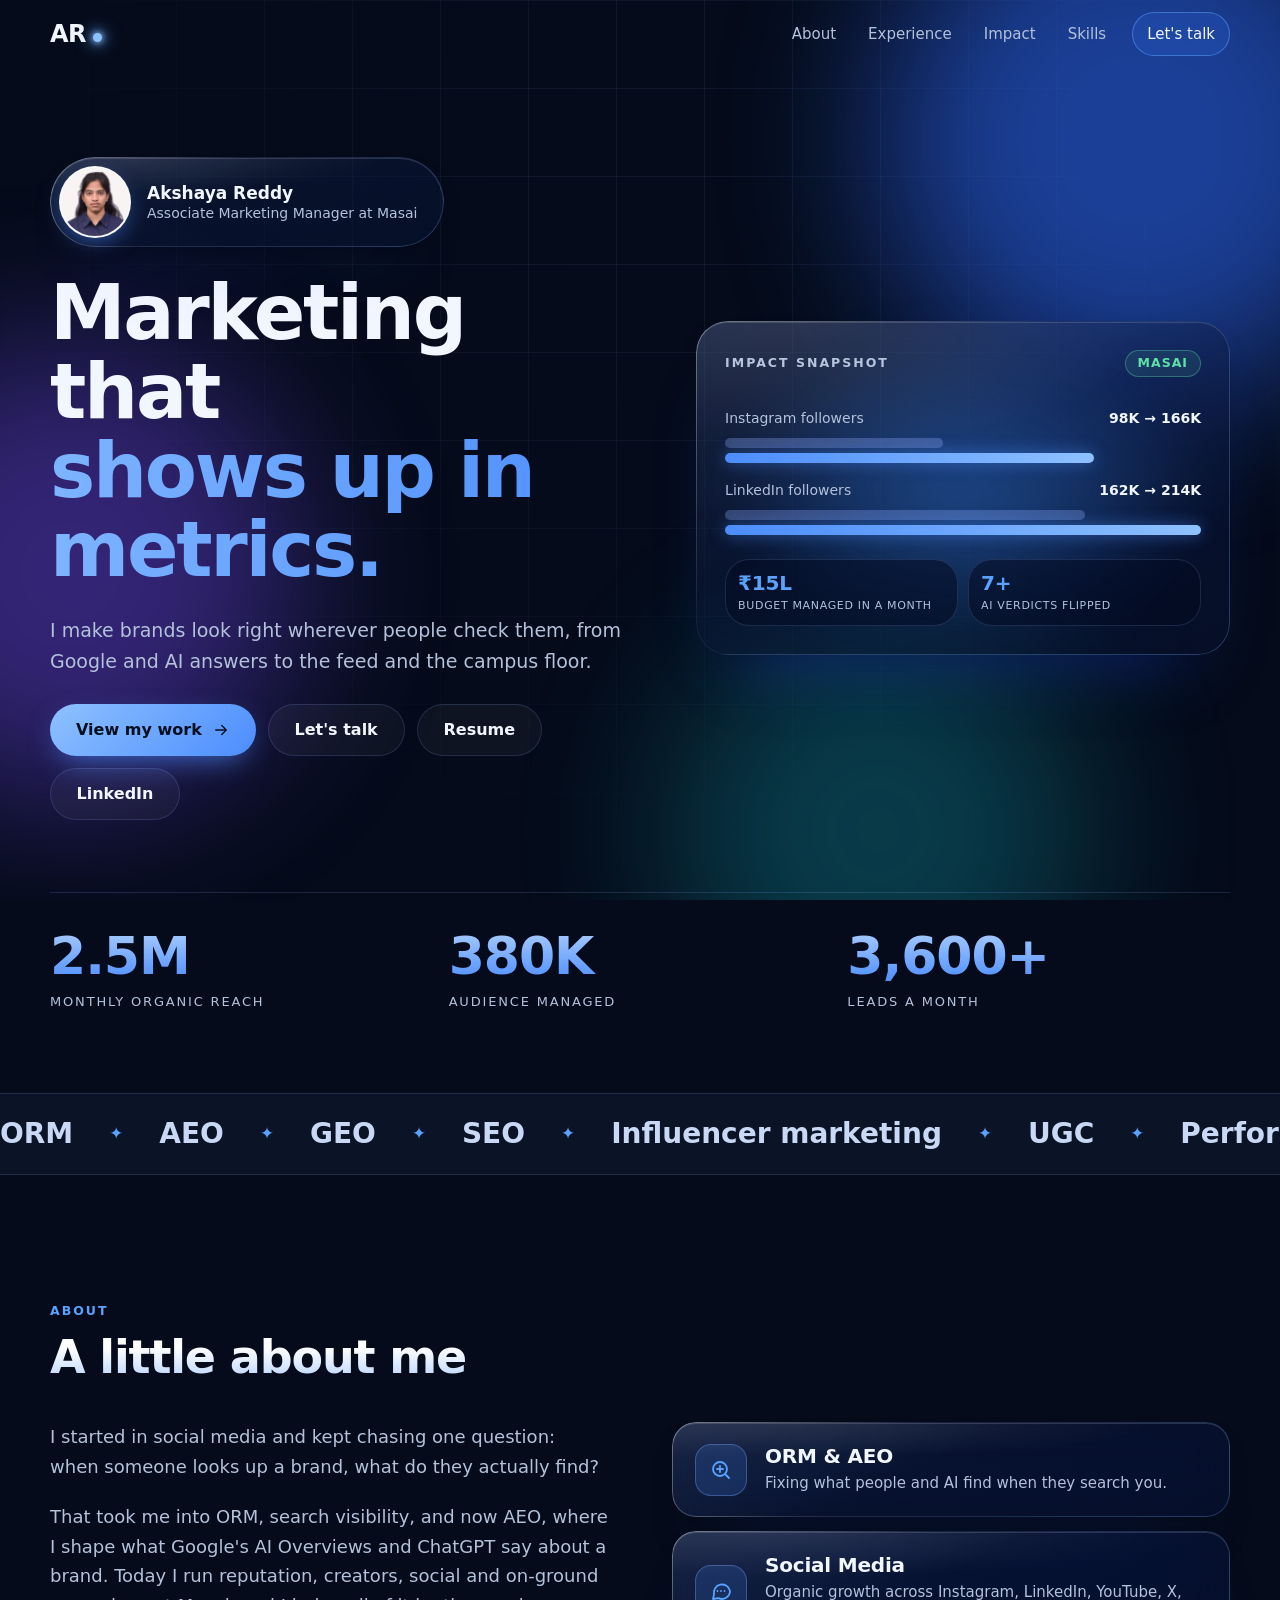
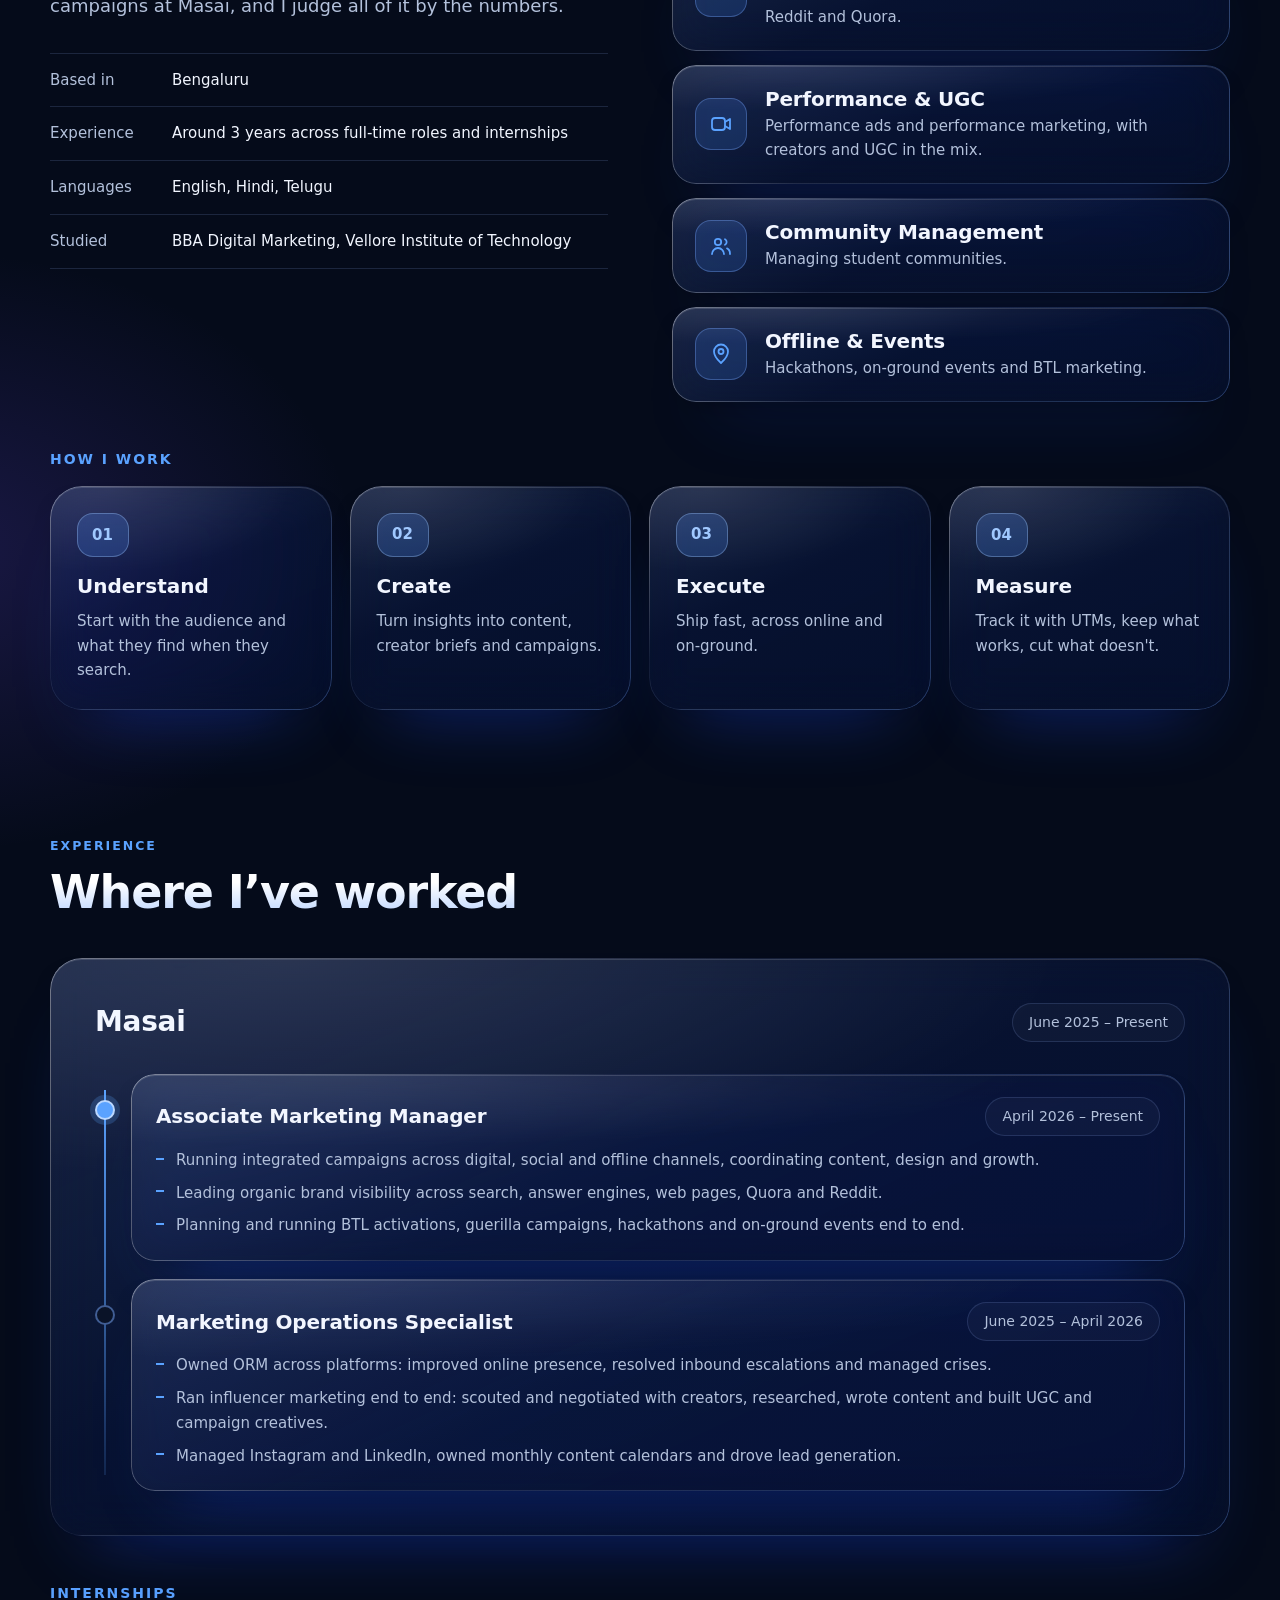
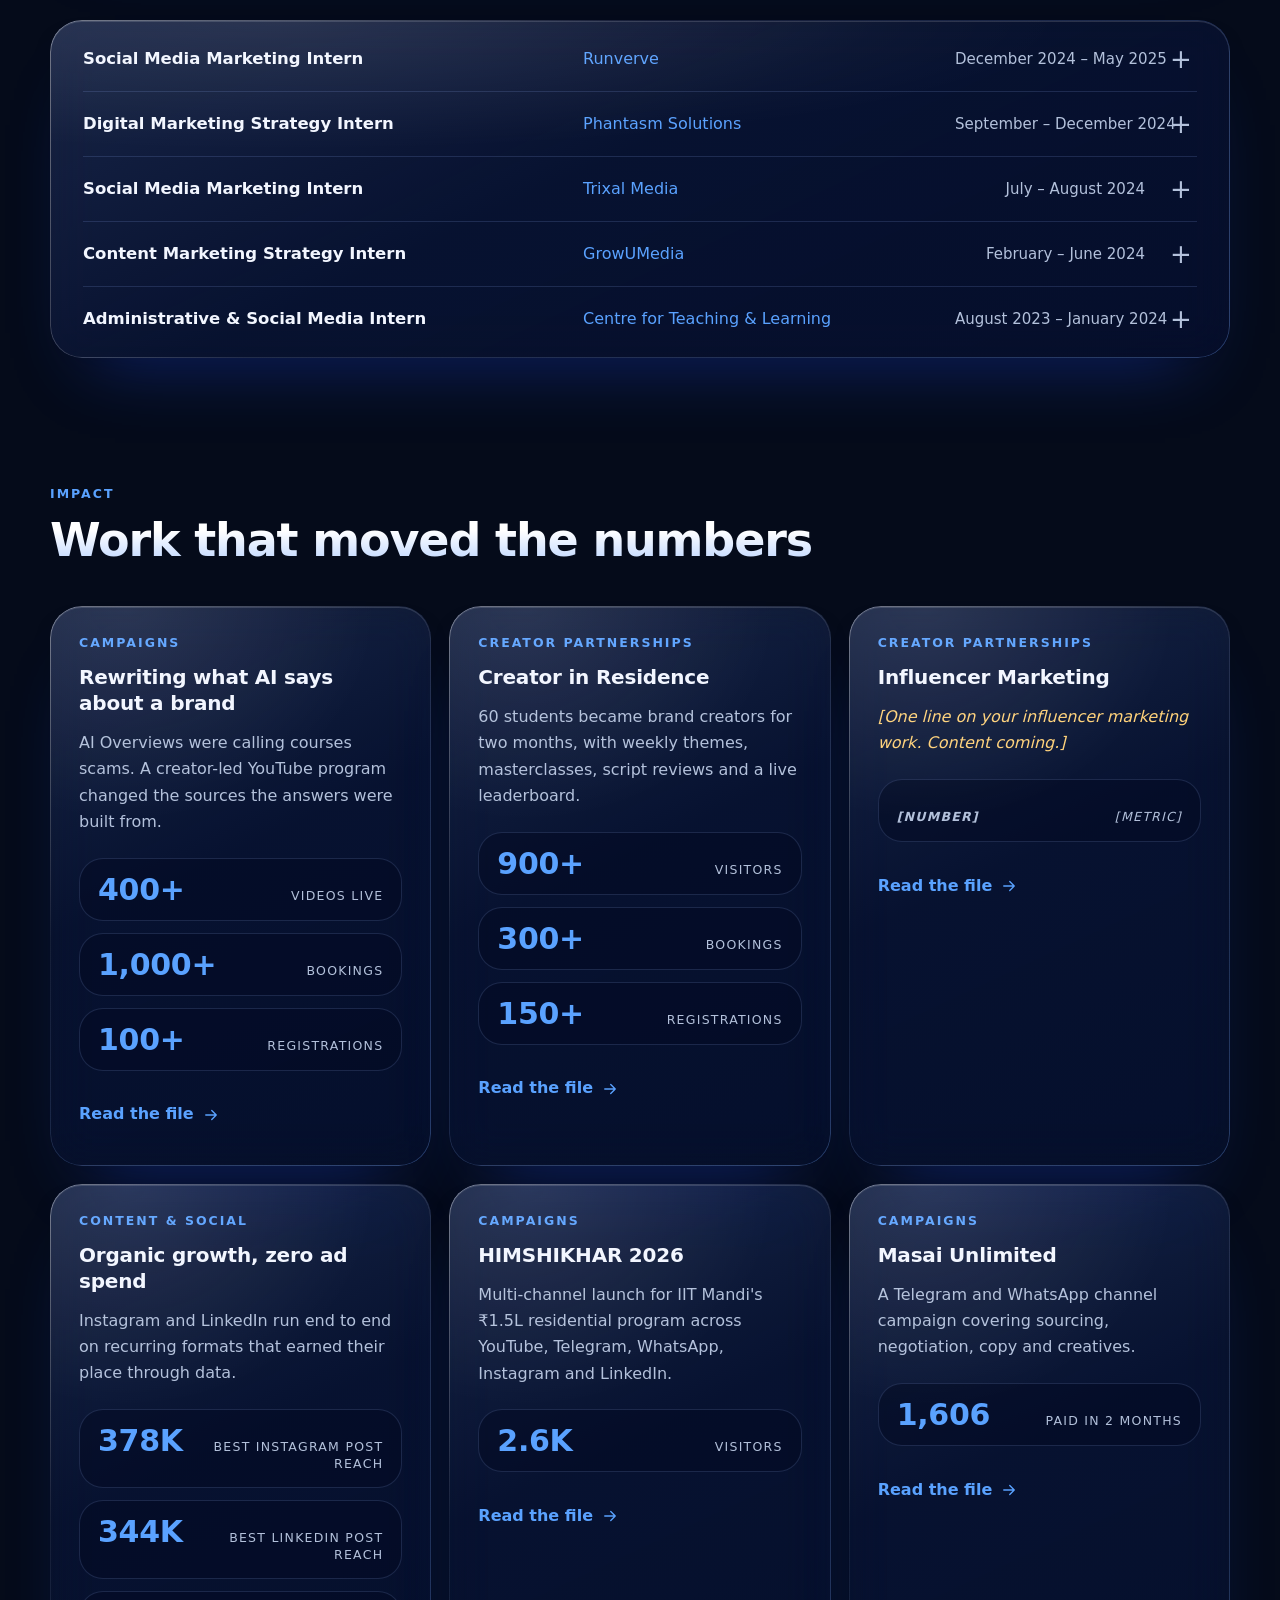
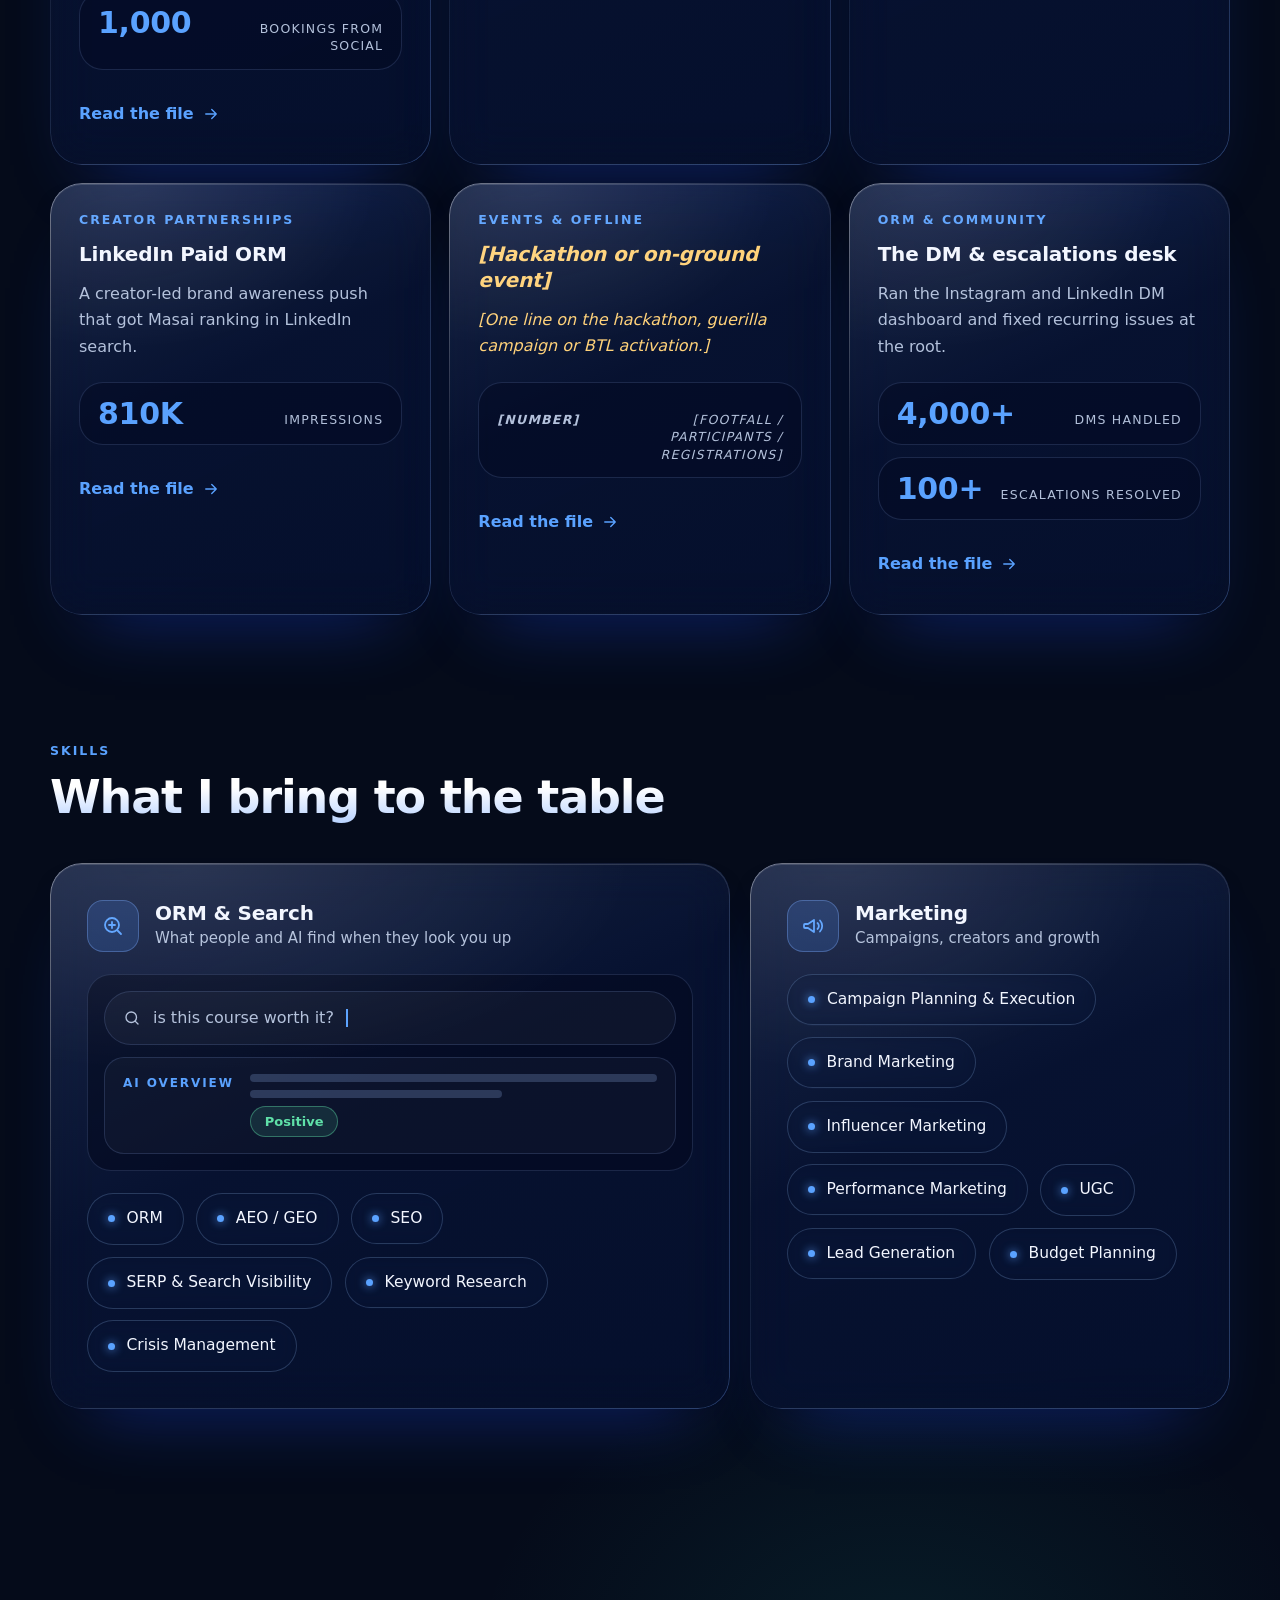
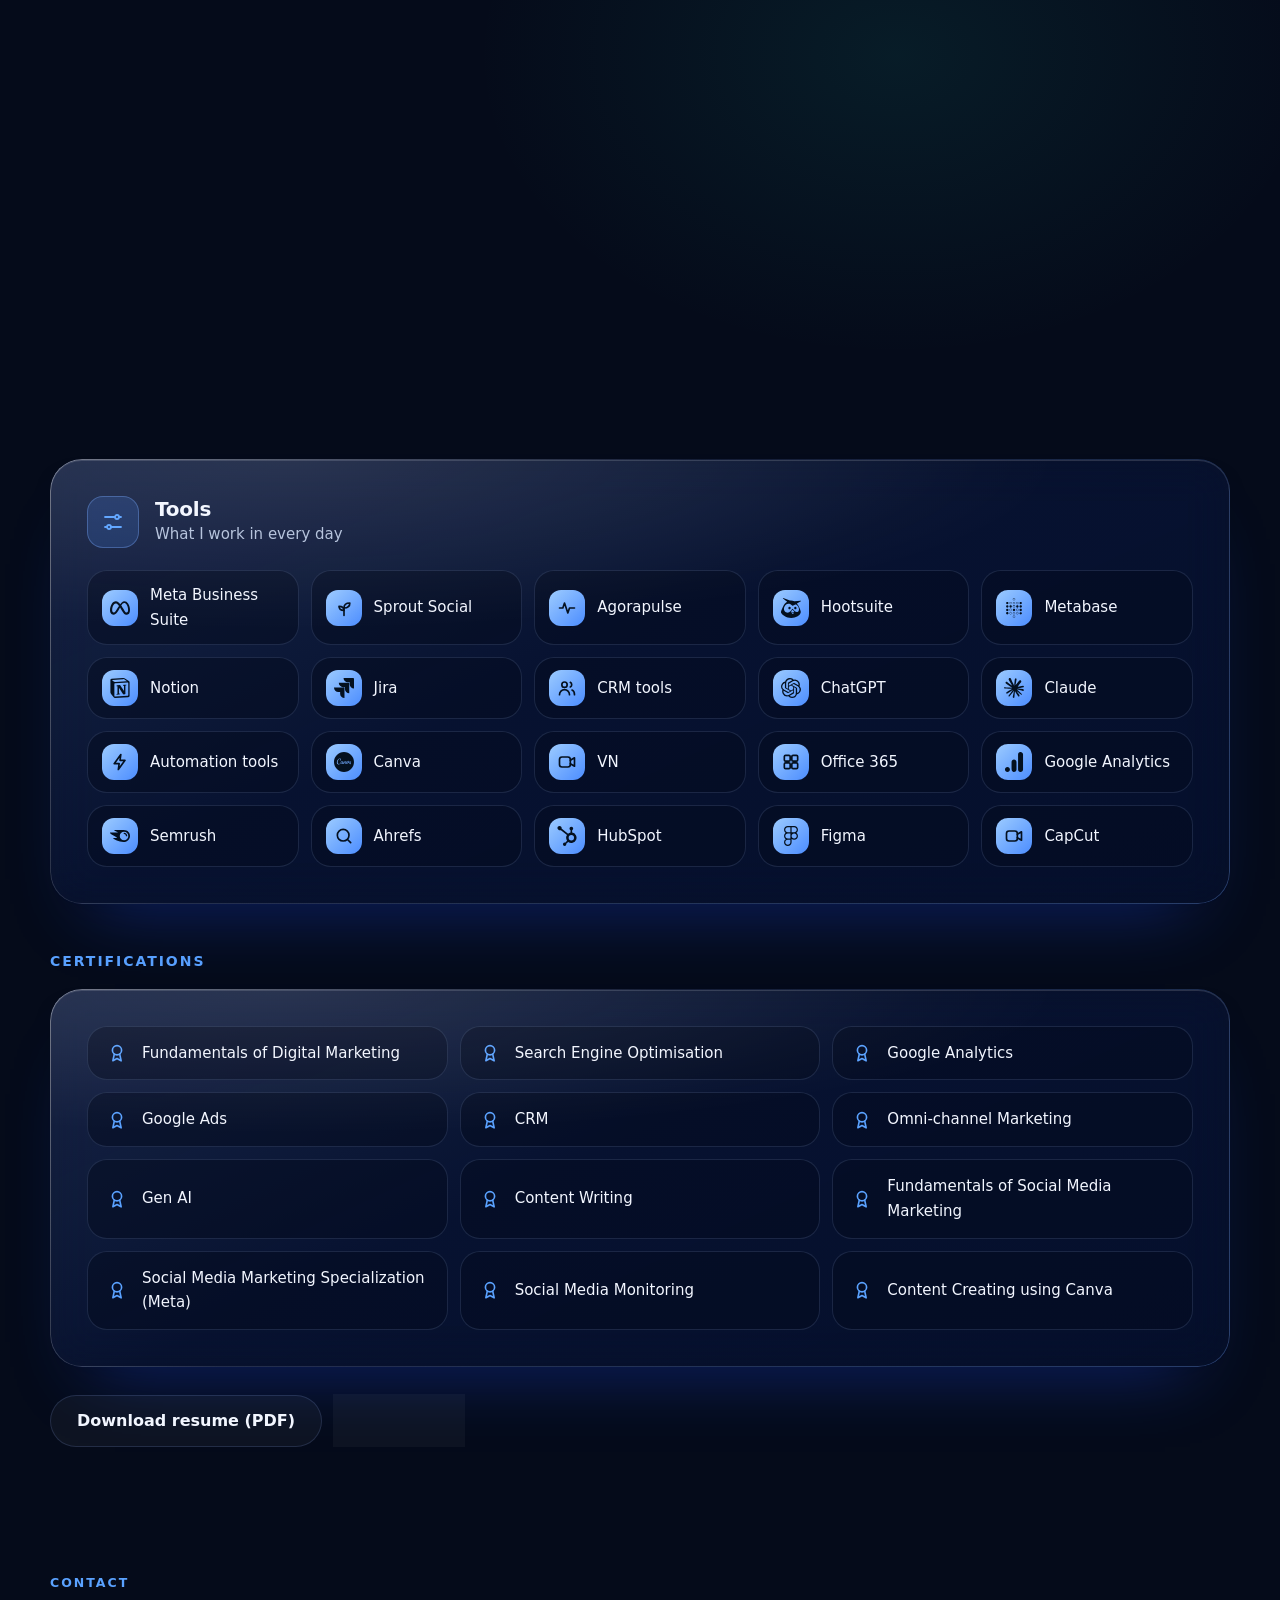
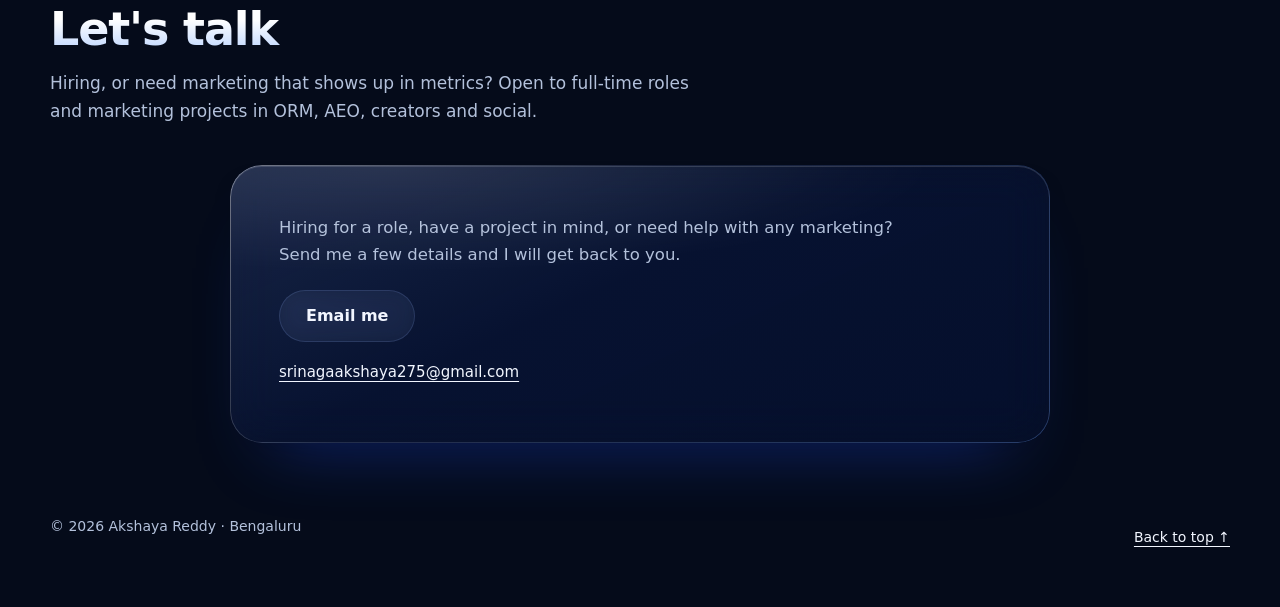
<file: index.html>
<!doctype html>
<html lang="en">
<head>
  <meta charset="utf-8">
  <meta name="viewport" content="width=device-width, initial-scale=1">
  <title>Akshaya Reddy · Marketing Portfolio</title>
  <meta name="description" content="Akshaya Reddy, Associate Marketing Manager at Masai. ORM, AEO, creator partnerships, social and on-ground marketing, with the numbers to show for it.">
  <meta name="theme-color" content="#050B1A">
  <meta http-equiv="Content-Security-Policy" content="default-src 'self'; script-src 'self' https://www.googletagmanager.com; style-src 'self' 'unsafe-inline' https://fonts.googleapis.com; font-src https://fonts.gstatic.com; img-src 'self' data: https://*.google-analytics.com https://*.googletagmanager.com; connect-src 'self' https://*.google-analytics.com https://*.analytics.google.com https://*.googletagmanager.com; object-src 'none'; base-uri 'self'; form-action 'self' mailto:">
  <meta name="referrer" content="strict-origin-when-cross-origin">
  <link rel="icon" href="favicon.svg" type="image/svg+xml">
  <link rel="icon" href="favicon-32.png" type="image/png" sizes="32x32">
  <link rel="alternate icon" href="favicon.ico">
  <link rel="apple-touch-icon" href="apple-touch-icon.png">
  <link rel="canonical" href="https://srinagaakshaya275-bit.github.io/Akshaya/">
  <meta property="og:type" content="profile">
  <meta property="og:title" content="Akshaya Reddy · Marketing Portfolio">
  <meta property="og:description" content="Marketing that shows up in metrics: ORM, AEO, creators, social and on-ground.">
  <meta property="og:url" content="https://srinagaakshaya275-bit.github.io/Akshaya/">
  <meta property="og:image" content="https://srinagaakshaya275-bit.github.io/Akshaya/assets/og-image.png">
  <meta property="og:image:width" content="1200">
  <meta property="og:image:height" content="630">
  <meta property="og:image:alt" content="Akshaya Reddy, Associate Marketing Manager at Masai. Marketing that shows up in metrics.">
  <meta name="twitter:card" content="summary_large_image">
  <meta name="twitter:image" content="https://srinagaakshaya275-bit.github.io/Akshaya/assets/og-image.png">
  <script type="application/ld+json">
  {
    "@context": "https://schema.org",
    "@type": "Person",
    "name": "Akshaya Reddy",
    "jobTitle": "Associate Marketing Manager",
    "worksFor": { "@type": "Organization", "name": "Masai" },
    "address": { "@type": "PostalAddress", "addressLocality": "Bengaluru", "addressCountry": "IN" },
    "alumniOf": { "@type": "CollegeOrUniversity", "name": "Vellore Institute of Technology" },
    "sameAs": ["https://www.linkedin.com/in/akshayareddyp/"]
  }
  </script>
  <link rel="preconnect" href="https://fonts.googleapis.com">
  <link rel="preconnect" href="https://fonts.gstatic.com" crossorigin>
  <link href="https://fonts.googleapis.com/css2?family=Inter:wght@400;500;600&family=Space+Grotesk:wght@500;600;700&display=swap" rel="stylesheet">
  <link rel="stylesheet" href="styles.css">
</head>
<body>
  <a class="skip" href="#main">Skip to content</a>
  <div class="orbs" aria-hidden="true"><i></i><i></i><i></i></div>
  <div class="progress" id="progress" aria-hidden="true"></div>

  <header class="bar" id="bar">
    <div class="bar__in">
      <a class="brand" href="#top" aria-label="Akshaya Reddy, back to top">AR<i class="brand__dot" aria-hidden="true"></i></a>
      <button class="menu" id="menu" type="button" aria-expanded="false" aria-controls="nav"><span class="sr">Menu</span><b></b><b></b></button>
      <nav class="nav" id="nav" aria-label="Sections">
        <a href="#about">About</a>
        <a href="#experience">Experience</a>
        <a href="#impact">Impact</a>
        <a href="#skills">Skills</a>
        <a class="nav__cta" href="#contact">Let's talk</a>
      </nav>
    </div>
  </header>

  <main id="main">
    <section class="hero" id="top" aria-labelledby="hero-h">
      <div class="wrap hero__grid">
        <div class="hero__copy">
          <p class="who glass" id="hero-who"></p>
          <h1 id="hero-h"></h1>
          <p class="hero__intro" id="hero-intro"></p>
          <div class="cta">
            <a class="btn btn--primary" href="#impact">View my work <svg viewBox="0 0 24 24" aria-hidden="true"><path d="M5 12h14M13 6l6 6-6 6"/></svg></a>
            <a class="btn btn--ghost" href="#contact">Let's talk</a>
            <a class="btn btn--ghost" id="hero-resume" href="#" download>Resume</a>
            <a class="btn btn--ghost" id="hero-linkedin" href="#" target="_blank" rel="noopener">LinkedIn</a>
          </div>
        </div>
        <div class="hero__visual" id="hero-visual"></div>
      </div>
      <div class="wrap"><ul class="stats" id="stats" aria-label="Key numbers"></ul></div>
    </section>

    <div class="marquee" aria-hidden="true"><div class="marquee__track" id="marquee"></div></div>

    <section class="sec wrap" id="about" aria-labelledby="about-h"></section>
    <section class="sec wrap" id="experience" aria-labelledby="exp-h"></section>
    <section class="sec wrap" id="impact" aria-labelledby="impact-h"></section>
    <section class="sec wrap" id="skills" aria-labelledby="skills-h"></section>

    <section class="sec wrap" id="contact" aria-labelledby="contact-h">
      <header class="sec__head">
        <p class="eyebrow">Contact</p>
        <h2 id="contact-h">Let's talk</h2>
        <p class="lede">Hiring, or need marketing that shows up in metrics? Open to full-time roles and marketing projects in ORM, AEO, creators and social.</p>
      </header>
      <div class="contact glass">
        <p class="enq__intro">Hiring for a role, have a project in mind, or need help with any marketing? Send me a few details and I will get back to you.</p>
        <div class="contact__actions">
          <a class="btn btn--primary" id="link-form" href="#" target="_blank" rel="noopener" hidden>Fill the form</a>
          <a class="btn btn--ghost" id="link-email" href="#">Email me</a>
        </div>
        <p class="enq__alt"><a id="mail-addr" href="#"></a></p>
      </div>
    </section>
  </main>

  <footer class="foot wrap">
    <p>© 2026 Akshaya Reddy · Bengaluru</p>
    <p><a href="#top">Back to top ↑</a></p>
  </footer>

  <dialog class="rec" id="rec" aria-labelledby="rec-title">
    <div class="rec__inner" id="rec-inner"></div>
  </dialog>

  <noscript>
    <div class="wrap noscript">
      <h2>Akshaya Reddy · Associate Marketing Manager, Masai</h2>
      <p>This portfolio needs JavaScript. In short: ORM, AEO, creator partnerships, social and on-ground marketing; BBA Digital Marketing, VIT. Email <a href="mailto:srinagaakshaya275@gmail.com">srinagaakshaya275@gmail.com</a> or find me on <a href="https://www.linkedin.com/in/akshayareddyp/">LinkedIn</a>.</p>
    </div>
  </noscript>

  <script src="data.js"></script>
  <script src="icons.js"></script>
  <script src="script.js"></script>
</body>
</html>
</file>
<file: styles.css>
/* Akshaya Reddy · marketing portfolio. Dark navy, glass cards, one blue accent. */
:root {
  --bg: #050B1A;
  --bg2: #0A1328;
  --ink: #F2F6FF;
  --muted: #B3C1DB;
  --line: rgba(148, 177, 255, .16);
  --glass: rgba(18, 32, 66, .55);
  --blue: #5AA2FF;
  --blue2: #3B7BFF;
  --good: #5FE0A8;
  --bad: #FF8A9B;
  --head: "Space Grotesk", system-ui, sans-serif;
  --body: "Inter", system-ui, sans-serif;
  --r: 32px;
  --max: 1180px;
}
*, *::before, *::after { box-sizing: border-box; }
html { scroll-behavior: smooth; scroll-padding-top: 88px; -webkit-text-size-adjust: 100%; }
body { margin: 0; background: var(--bg); color: var(--ink); font: 400 16px/1.65 var(--body); overflow-x: hidden;
  background-image: radial-gradient(900px 600px at 85% -5%, rgba(59, 123, 255, .35), transparent 60%), radial-gradient(700px 500px at -5% 25%, rgba(98, 70, 220, .22), transparent 60%), radial-gradient(700px 500px at 70% 75%, rgba(30, 180, 160, .10), transparent 60%);
  background-repeat: no-repeat; background-attachment: scroll; }
body::before { content: ""; position: fixed; inset: 0; z-index: -1; pointer-events: none; opacity: .5;
  background-image: linear-gradient(var(--line) 1px, transparent 1px), linear-gradient(90deg, var(--line) 1px, transparent 1px); background-size: 88px 88px;
  mask-image: radial-gradient(ellipse at 50% 20%, #000 10%, transparent 75%); -webkit-mask-image: radial-gradient(ellipse at 50% 20%, #000 10%, transparent 75%); }
h1, h2, h3, h4, p, ul, ol, dl, dd, figure { margin: 0; }
ul, ol { padding: 0; list-style: none; }
a { color: inherit; text-decoration: none; }
button { font: inherit; color: inherit; cursor: pointer; background: none; border: 0; padding: 0; }
svg { fill: none; stroke: currentColor; stroke-width: 1.8; stroke-linecap: round; stroke-linejoin: round; }
:focus-visible { outline: 2px solid var(--blue); outline-offset: 3px; border-radius: 8px; }
.wrap { width: min(100% - 32px, var(--max)); margin-inline: auto; }
.sr { position: absolute; width: 1px; height: 1px; overflow: hidden; clip: rect(0 0 0 0); }
.skip { position: absolute; left: 12px; top: -60px; z-index: 100; padding: 10px 16px; background: var(--ink); color: var(--bg); border-radius: 10px; }
.skip:focus { top: 12px; }
.ph { font-style: italic; color: #FFD27A; }
.progress { position: fixed; inset: 0 0 auto 0; height: 3px; z-index: 60; transform-origin: 0 50%; transform: scaleX(0); background: linear-gradient(90deg, var(--blue), #8B7BFF); }

/* header */
.bar { position: sticky; top: 0; z-index: 50; transition: background .25s, border-color .25s; border-bottom: 1px solid transparent; }
.bar.is-scrolled { background: rgba(5, 11, 26, .78); backdrop-filter: blur(16px); -webkit-backdrop-filter: blur(16px); border-color: var(--line); }
.bar__in { width: min(100% - 32px, var(--max)); margin-inline: auto; display: flex; align-items: center; justify-content: space-between; min-height: 68px; }
.brand { font: 700 24px/1 var(--head); letter-spacing: -.02em; display: inline-flex; align-items: center; min-height: 44px; }
.brand i { color: var(--blue); font-style: normal; }
.nav { display: none; align-items: center; gap: 4px; }
.nav a { display: inline-flex; align-items: center; min-height: 44px; padding: 0 14px; border-radius: 99px; color: var(--muted); font-size: 15px; font-weight: 500; transition: color .2s, background .2s; }
.nav a:hover { color: var(--ink); }
.nav a.is-active { color: var(--ink); background: rgba(120, 160, 255, .14); }
.nav .nav__cta { margin-left: 8px; border: 1px solid rgba(90, 162, 255, .5); color: var(--ink); background: rgba(59, 123, 255, .16); }
.nav .nav__cta:hover { background: rgba(59, 123, 255, .32); }
.menu { width: 44px; height: 44px; display: grid; place-content: center; gap: 6px; border: 1px solid var(--line); border-radius: 14px; }
.menu b { display: block; width: 20px; height: 2px; background: var(--ink); border-radius: 2px; transition: transform .2s; }
.menu[aria-expanded="true"] b:first-of-type { transform: translateY(4px) rotate(45deg); }
.menu[aria-expanded="true"] b:last-of-type { transform: translateY(-4px) rotate(-45deg); }
.nav.is-open { display: flex; flex-direction: column; align-items: stretch; position: absolute; left: 16px; right: 16px; top: 72px; padding: 10px; background: rgba(8, 16, 36, .96); border: 1px solid var(--line); border-radius: 20px; backdrop-filter: blur(16px); }
.nav.is-open .nav__cta { margin: 6px 0 0; justify-content: center; }
@media (min-width: 980px) { .menu { display: none; } .nav { display: flex; } }

/* type */
.eyebrow { font: 600 12.5px/1.2 var(--body); letter-spacing: .16em; text-transform: uppercase; color: var(--blue); }
h1 { font: 700 clamp(40px, 7vw, 76px)/1.04 var(--head); letter-spacing: -.03em; }
h1 span { color: var(--blue); display: block; background: linear-gradient(90deg, #7DB4FF, #4C8DFF); -webkit-background-clip: text; background-clip: text; -webkit-text-fill-color: transparent; }
h2 { font: 700 clamp(30px, 4.4vw, 46px)/1.1 var(--head); letter-spacing: -.025em; }
h3 { font: 600 20px/1.3 var(--head); letter-spacing: -.01em; }
.lede { color: var(--muted); max-width: 62ch; font-size: 17px; }
.sec { padding-block: clamp(64px, 9vw, 112px) 0; }
.sec__head { display: grid; gap: 14px; margin-bottom: 40px; }
.sub { margin: 48px 0 18px; font-size: 14px; letter-spacing: .14em; text-transform: uppercase; color: var(--blue); font-weight: 600; font-family: var(--body); }

/* buttons */
.btn { display: inline-flex; align-items: center; justify-content: center; gap: 10px; min-height: 52px; padding: 0 26px; border-radius: 99px; font-weight: 600; font-size: 16px; border: 1px solid var(--line); background: rgba(255, 255, 255, .04); transition: transform .2s, background .2s, box-shadow .2s, border-color .2s; }
.btn svg { width: 18px; height: 18px; }
.btn--primary { color: #04101F; border: 0; background: linear-gradient(135deg, #8EC1FF, #4C8DFF); box-shadow: 0 10px 30px -10px rgba(76, 141, 255, .8); }
.btn--ghost:hover { border-color: rgba(120, 170, 255, .6); background: rgba(90, 162, 255, .12); }
@media (hover: hover) { .btn:hover { transform: translateY(-2px); } }
.btn:disabled { opacity: .6; cursor: progress; }

/* hero */
.hero { padding-top: clamp(40px, 7vw, 88px); }
.hero__grid { display: grid; gap: 56px; align-items: center; }
.hero__copy { display: grid; gap: 26px; justify-items: start; }
.eyebrow-pill { display: inline-flex; align-items: center; gap: 12px; padding: 10px 20px; border: 1px solid var(--line); border-radius: 99px; background: rgba(255, 255, 255, .03); font: 600 12.5px/1.3 var(--body); letter-spacing: .16em; text-transform: uppercase; color: var(--muted); }
.eyebrow-pill i { width: 8px; height: 8px; border-radius: 50%; background: var(--blue); box-shadow: 0 0 12px var(--blue); flex: none; }
.hero__intro { color: var(--muted); font-size: 19px; max-width: 48ch; }
.path { font: 600 13px/1.6 var(--body); letter-spacing: .14em; text-transform: uppercase; color: var(--blue); }
.path i { font-style: normal; margin-inline: 6px; }
.cta { display: flex; flex-wrap: wrap; gap: 12px; }
.hero__visual { position: relative; padding: 12px 0; }
.perf { padding: 28px; display: grid; gap: 4px; }
.perf__top { display: flex; justify-content: space-between; align-items: center; margin-bottom: 18px; font: 600 12.5px/1 var(--body); letter-spacing: .16em; text-transform: uppercase; color: var(--muted); }
.perf__top em { font-style: normal; color: var(--good); padding: 6px 12px; border: 1px solid rgba(95, 224, 168, .35); border-radius: 99px; background: rgba(95, 224, 168, .1); letter-spacing: .08em; }
.perf__big { font: 700 clamp(48px, 6vw, 68px)/1 var(--head); letter-spacing: -.03em; }
.perf__sub { color: var(--muted); margin-bottom: 20px; }
.perf__bars { display: grid; gap: 16px; margin-bottom: 20px; }
.perf__tiles { display: grid; grid-template-columns: repeat(3, 1fr); gap: 10px; }
.float { position: absolute; z-index: 2; display: inline-flex; align-items: center; gap: 10px; padding: 11px 18px; border: 1px solid rgba(120, 170, 255, .4); border-radius: 99px; background: rgba(10, 22, 52, .92); backdrop-filter: blur(10px); font-weight: 600; font-size: 14.5px; box-shadow: 0 12px 32px -12px rgba(0, 0, 0, .7); }
.float i { width: 8px; height: 8px; border-radius: 50%; background: var(--good); box-shadow: 0 0 10px var(--good); }
.float--a { top: 0; left: 0; }
.float--b { bottom: 0; right: 0; }
.gbar__top { display: flex; justify-content: space-between; gap: 12px; font-size: 14px; color: var(--muted); margin-bottom: 8px; }
.gbar__top b { color: var(--ink); font-family: var(--head); font-weight: 600; }
.gbar__track { display: grid; gap: 5px; }
.gbar__track i { display: block; height: 10px; border-radius: 99px; }
.gbar__from { background: rgba(148, 177, 255, .3); }
.gbar__to { background: linear-gradient(90deg, #4C8DFF, #8EC1FF); box-shadow: 0 0 16px rgba(76, 141, 255, .5); }
@media (min-width: 980px) { .hero__grid { grid-template-columns: 1.05fr .95fr; } }

.stats { margin-top: clamp(40px, 6vw, 72px); padding-top: 36px; border-top: 1px solid var(--line); display: grid; grid-template-columns: repeat(auto-fit, minmax(220px, 1fr)); gap: 28px 16px; }
.stats b { display: block; font: 700 clamp(34px, 5vw, 52px)/1.05 var(--head); letter-spacing: -.02em; background: linear-gradient(180deg, #A9CDFF, #4C8DFF); -webkit-background-clip: text; background-clip: text; -webkit-text-fill-color: transparent; }
.stats span { display: block; margin-top: 8px; font-size: 13px; letter-spacing: .14em; text-transform: uppercase; color: var(--muted); }

/* marquee */
.marquee { margin-top: clamp(48px, 7vw, 80px); border-block: 1px solid var(--line); background: rgba(59, 123, 255, .06); overflow: hidden; }
.marquee__track { display: flex; width: max-content; animation: slide 40s linear infinite; }
.marquee:hover .marquee__track { animation-play-state: paused; }
.marquee ul { display: flex; flex: none; }
.marquee li { display: flex; align-items: center; padding: 26px 0; font: 600 clamp(20px, 3vw, 28px)/1 var(--head); color: #C9D8F5; }
.marquee li::after { content: "✦"; margin-inline: 36px; color: var(--blue); font-size: .6em; }
@keyframes slide { to { transform: translateX(-50%); } }

/* tiles */
.tiles { display: grid; grid-template-columns: repeat(2, 1fr); gap: 12px; margin-top: 24px; }
.tile { padding: 16px 18px; border: 1px solid var(--line); border-radius: 18px; background: rgba(4, 10, 26, .6); display: grid; gap: 4px; align-content: start; }
.tile b { font: 700 clamp(22px, 3vw, 30px)/1.1 var(--head); color: var(--blue); letter-spacing: -.01em; overflow-wrap: anywhere; }
.tile span { font-size: 12.5px; letter-spacing: .1em; text-transform: uppercase; color: var(--muted); line-height: 1.4; }
.tiles--sm { grid-template-columns: repeat(auto-fit, minmax(150px, 1fr)); }
.tiles--col { grid-template-columns: 1fr; margin-top: 0; }
.tile--row { display: flex; align-items: baseline; justify-content: space-between; gap: 16px; padding: 14px 18px; }
.tile--row b { white-space: nowrap; }
.tile--row span { text-align: right; }
.perf__tiles .tile { padding: 12px; margin: 0; }
.perf__tiles .tile b { font-size: 20px; }
.perf__tiles .tile span { font-size: 11px; letter-spacing: .06em; }
@media (min-width: 760px) { .exp .tiles { grid-template-columns: repeat(4, 1fr); } }

/* about */
.about { display: grid; gap: 40px; align-items: start; }
.about__copy { display: grid; gap: 20px; color: var(--muted); font-size: 18px; }
.facts { display: grid; gap: 0; margin-top: 12px; border-top: 1px solid var(--line); font-size: 15px; }
.facts div { display: grid; grid-template-columns: 110px 1fr; gap: 12px; padding: 14px 0; border-bottom: 1px solid var(--line); }
.facts dt { color: var(--muted); } .facts dd { color: var(--ink); }
.cards { display: grid; gap: 14px; }
.card { display: flex; gap: 18px; align-items: center; padding: 20px 22px; border-radius: 22px; }
.card__ico { flex: none; width: 52px; height: 52px; display: grid; place-items: center; border-radius: 16px; background: rgba(76, 141, 255, .18); border: 1px solid rgba(120, 170, 255, .35); color: var(--blue); }
.card__ico svg { width: 24px; height: 24px; }
.card p { color: var(--muted); font-size: 15px; margin-top: 2px; }
@media (min-width: 900px) { .about { grid-template-columns: 1fr 1fr; gap: 64px; } }

/* experience */
.exp { padding: clamp(22px, 4vw, 44px); }
.exp__top { display: flex; flex-wrap: wrap; align-items: center; justify-content: space-between; gap: 12px; }
.exp__top h3 { font-size: 28px; }
.role__dates, .int__dates { font-size: 14px; color: var(--muted); padding: 7px 16px; border: 1px solid var(--line); border-radius: 99px; background: rgba(255, 255, 255, .03); white-space: nowrap; }
.exp__blurb { margin-top: 10px; color: var(--muted); max-width: 60ch; }
.tl { position: relative; display: grid; gap: 18px; margin-top: 32px; padding-left: 36px; }
.tl::before { content: ""; position: absolute; left: 9px; top: 16px; bottom: 16px; width: 2px; background: linear-gradient(var(--blue), rgba(90, 162, 255, .15)); }
.tl__item { position: relative; }
.tl__dot { position: absolute; left: -36px; top: 26px; width: 20px; height: 20px; border-radius: 50%; background: var(--bg2); border: 2px solid rgba(120, 170, 255, .5); }
.tl__dot.is-now { background: var(--blue); border-color: #BBD8FF; box-shadow: 0 0 0 5px rgba(90, 162, 255, .22); }
.tl__promo span { display: inline-flex; margin-left: -36px; padding: 7px 16px; border-radius: 99px; background: linear-gradient(135deg, #8EC1FF, #4C8DFF); color: #04101F; font: 700 12px/1 var(--body); letter-spacing: .12em; text-transform: uppercase; }
.role { padding: 22px 24px; border-radius: 20px; background: rgba(4, 10, 26, .55); }
.role__top { display: flex; flex-wrap: wrap; justify-content: space-between; align-items: center; gap: 8px 16px; }
.role > p { margin-top: 8px; color: var(--muted); }
.role__list { margin-top: 12px; display: grid; gap: 8px; color: var(--muted); font-size: 15px; }
.role__list li { position: relative; padding-left: 20px; }
.role__list li::before { content: ""; position: absolute; left: 0; top: .65em; width: 8px; height: 2px; background: var(--blue); }
.ints { padding: 6px clamp(18px, 3vw, 32px); }
.int { border-bottom: 1px solid var(--line); }
.int:last-child { border: 0; }
.int summary { list-style: none; display: grid; grid-template-columns: minmax(0, 1fr) 32px; grid-template-areas: "t i" "c i" "d i"; gap: 2px 12px; align-items: center; padding: 18px 0; min-height: 64px; cursor: pointer; }
.int summary::-webkit-details-marker { display: none; }
.int__title { grid-area: t; font-weight: 600; font-size: 16.5px; line-height: 1.35; }
.int__co { grid-area: c; color: var(--blue); }
.int__dates { grid-area: d; color: var(--muted); font-size: 14px; padding: 0; border: 0; background: none; border-radius: 0; }
.int summary::after { grid-area: i; content: "+"; justify-self: center; font-size: 26px; line-height: 1; color: var(--muted); }
.int[open] summary::after { content: "–"; }
.int__body { padding: 0 0 22px; display: grid; gap: 10px; color: var(--muted); font-size: 15px; }
.int__place { font-size: 13px; letter-spacing: .1em; text-transform: uppercase; }
.int__body li { position: relative; padding-left: 20px; margin-top: 6px; }
.int__body li::before { content: ""; position: absolute; left: 0; top: .7em; width: 8px; height: 2px; background: var(--blue); }
@media (min-width: 800px) {
  /* three fixed columns so every company name lines up in the same place */
  .int summary { grid-template-columns: minmax(0, 1.5fr) minmax(0, 1.1fr) 190px 32px; grid-template-areas: "t c d i"; gap: 0 20px; }
  .int__dates { text-align: right; font-size: 15px; }
}

/* impact */
.pcards { display: grid; gap: 18px; }
.pcard { padding: 28px; display: grid; gap: 14px; align-content: start; }
.pcard__sum { color: var(--muted); }
.pcard .tiles { margin-top: 8px; }
.more { display: inline-flex; align-items: center; gap: 8px; margin-top: 8px; min-height: 44px; color: var(--blue); font-weight: 600; }
.more svg { width: 18px; height: 18px; transition: transform .2s; }
.more:hover svg { transform: translateX(4px); }
@media (min-width: 640px) { .pcards { grid-template-columns: repeat(2, 1fr); } }
@media (min-width: 1000px) { .pcards { grid-template-columns: repeat(3, 1fr); } .growth { grid-template-columns: 1fr 1fr; } }

/* case study */
.case { display: grid; gap: 18px; }
.case__main, .case__side { display: grid; gap: 18px; align-content: start; }
.case__block { padding: 26px 28px; }
.case__block h3 { font-size: 15px; letter-spacing: .12em; text-transform: uppercase; color: var(--blue); font-family: var(--body); font-weight: 600; margin-bottom: 12px; }
.case__block p, .case__block li { color: #C9D6F0; }
.steps { counter-reset: s; display: grid; gap: 14px; }
.steps li { counter-increment: s; position: relative; padding-left: 44px; }
.steps li::before { content: counter(s); position: absolute; left: 0; top: -1px; width: 30px; height: 30px; display: grid; place-items: center; border-radius: 50%; background: rgba(76, 141, 255, .2); border: 1px solid rgba(120, 170, 255, .4); color: var(--blue); font: 600 14px/1 var(--head); }
.verdicts ul { display: grid; gap: 12px; }
.verdicts li { display: grid; gap: 6px; padding: 14px 16px; border: 1px solid var(--line); border-radius: 16px; background: rgba(4, 10, 26, .55); }
.q { font-size: 12.5px; letter-spacing: .1em; text-transform: uppercase; color: var(--muted); }
.v { display: flex; flex-wrap: wrap; align-items: baseline; gap: 4px 10px; }
.v s { color: var(--bad); text-decoration-thickness: 2px; }
.v b { color: var(--good); font-weight: 600; }
.v i { font-style: normal; color: var(--muted); }
.tiles--2 { margin: 0; }
.shots { margin-top: 18px; display: grid; gap: 14px; }
.shot__ph { aspect-ratio: 16 / 10; display: grid; place-items: center; text-align: center; padding: 20px; border: 1.5px dashed rgba(148, 177, 255, .35); border-radius: 20px; background: repeating-linear-gradient(135deg, rgba(148, 177, 255, .05) 0 12px, transparent 12px 24px); color: var(--muted); }
.learn { margin-top: 18px; }
.learn ul { display: grid; gap: 10px; }
.learn li { position: relative; padding-left: 22px; }
.learn li::before { content: ""; position: absolute; left: 0; top: .7em; width: 9px; height: 2px; background: var(--blue); }
@media (min-width: 900px) { .case { grid-template-columns: 1.25fr 1fr; } .shots { grid-template-columns: 1fr 1fr; } }

/* work */
.filters { display: flex; flex-wrap: wrap; gap: 10px; margin-bottom: 28px; }
.filters button { display: inline-flex; align-items: center; gap: 10px; min-height: 44px; padding: 0 20px; border: 1px solid var(--line); border-radius: 99px; background: rgba(255, 255, 255, .03); font-weight: 500; font-size: 15px; transition: background .2s, border-color .2s; }
.filters button span { font-size: 12px; color: var(--muted); }
.filters button:hover { border-color: rgba(120, 170, 255, .5); }
.filters button[aria-pressed="true"] { background: rgba(76, 141, 255, .24); border-color: rgba(120, 170, 255, .7); }
.wgrid { display: grid; gap: 18px; }
.wcard { position: relative; padding: 26px; display: grid; gap: 12px; align-content: start; }
.wcard__meta { display: flex; justify-content: space-between; gap: 12px; font-size: 12.5px; letter-spacing: .12em; text-transform: uppercase; color: var(--blue); font-weight: 600; }
.wcard__btn { text-align: left; font: 600 22px/1.25 var(--head); }
.wcard__btn::after { content: ""; position: absolute; inset: 0; border-radius: var(--r); }
.wcard p:not(.wcard__meta) { color: var(--muted); font-size: 15px; }
.wcard__out { display: flex; flex-wrap: wrap; gap: 8px 18px; font-size: 14px; color: var(--muted); }
.wcard__out b { color: var(--ink); font-family: var(--head); font-size: 18px; }
.tags { display: flex; flex-wrap: wrap; gap: 8px; }
.tags li, .pills li { padding: 6px 14px; border: 1px solid var(--line); border-radius: 99px; background: rgba(255, 255, 255, .04); font-size: 13.5px; color: #C9D6F0; }
.draft { position: absolute; top: 18px; right: 18px; display: none; }
@media (min-width: 700px) { .wgrid { grid-template-columns: repeat(2, 1fr); } }
@media (min-width: 1040px) { .wgrid { grid-template-columns: repeat(3, 1fr); } }

/* resume */
.resume { display: grid; gap: 18px; }
.edu { padding: 8px 28px; }
.edu__row { display: flex; justify-content: space-between; align-items: center; gap: 16px; padding: 20px 0; border-bottom: 1px solid var(--line); }
.edu__row:last-child { border: 0; }
.edu__row div { display: grid; gap: 2px; }
.edu__row span { color: var(--muted); font-size: 15px; }
.edu__row em { font-style: normal; font-size: 13px; color: var(--blue); }
.edu__row strong { font: 700 22px/1 var(--head); white-space: nowrap; }
.dl { padding: 28px; display: grid; gap: 14px; align-content: center; justify-items: start; }
.dl p { color: var(--muted); }
.course__grid { display: grid; gap: 28px; }
.course h4 { font: 600 17px/1.3 var(--head); margin-bottom: 12px; }
@media (min-width: 900px) { .resume { grid-template-columns: 1.4fr 1fr; } .course__grid { grid-template-columns: 1fr 1fr; } }

/* contact */
.contact { display: grid; gap: 32px; padding: clamp(22px, 4vw, 44px); }
.enq { display: grid; gap: 18px; }
.field { display: grid; gap: 8px; align-content: start; }
.field label { font-size: 14px; font-weight: 500; color: var(--muted); }
.req { color: var(--bad); }
.field input, .field select, .field textarea { width: 100%; min-height: 52px; padding: 13px 16px; border: 1px solid var(--line); border-radius: 16px; background: rgba(4, 10, 26, .7); color: var(--ink); font: inherit; }
.field textarea { resize: vertical; min-height: 140px; }
.field select { appearance: none; -webkit-appearance: none; background-image: linear-gradient(45deg, transparent 50%, var(--muted) 50%), linear-gradient(135deg, var(--muted) 50%, transparent 50%); background-position: calc(100% - 22px) 52%, calc(100% - 16px) 52%; background-size: 6px 6px; background-repeat: no-repeat; padding-right: 40px; }
.field input:focus, .field select:focus, .field textarea:focus { outline: none; border-color: var(--blue); box-shadow: 0 0 0 3px rgba(90, 162, 255, .25); }
.field .is-invalid { border-color: var(--bad); box-shadow: 0 0 0 3px rgba(255, 138, 155, .18); }
.field__err { color: var(--bad); font-size: 14px; }
.honeypot { position: absolute; left: -9999px; width: 1px; height: 1px; opacity: 0; }
.enq__foot { display: flex; flex-wrap: wrap; align-items: center; gap: 14px 20px; }
.enq__status { font-size: 15px; color: var(--muted); }
.enq__status.is-ok { color: var(--good); } .enq__status.is-bad { color: var(--bad); }
.direct { display: grid; gap: 14px; align-content: start; padding: 24px; border: 1px solid var(--line); border-radius: 20px; background: rgba(4, 10, 26, .5); }
.direct p { color: var(--muted); font-size: 15px; }
.direct__links { display: grid; gap: 10px; }
.direct .btn { color: var(--ink); }
@media (min-width: 640px) { .enq { grid-template-columns: 1fr 1fr; } .field--wide { grid-column: 1 / -1; } }
@media (min-width: 980px) { .contact { grid-template-columns: 1.5fr 1fr; gap: 40px; } }

/* footer */
.foot { display: flex; flex-direction: column; gap: 8px; padding-block: 72px 48px; color: var(--muted); font-size: 14px; }
.foot a { display: inline-flex; align-items: center; min-height: 44px; color: var(--ink); text-decoration: underline; text-underline-offset: 4px; }
@media (min-width: 700px) { .foot { flex-direction: row; justify-content: space-between; } }
.noscript { padding-block: 40px; }

/* dialog */
.rec { width: min(100% - 24px, 860px); max-height: 92vh; padding: 0; border: 1px solid rgba(120, 170, 255, .4); border-radius: 28px; background: #0A1430; color: var(--ink); box-shadow: 0 40px 120px -20px rgba(0, 0, 0, .9); }
.rec::backdrop { background: rgba(2, 6, 16, .75); backdrop-filter: blur(6px); }
.rec__inner { position: relative; padding: clamp(24px, 4vw, 44px); display: grid; gap: 14px; }
.rec__close { position: absolute; top: 14px; right: 14px; width: 44px; height: 44px; border-radius: 50%; border: 1px solid var(--line); font-size: 26px; line-height: 1; display: grid; place-items: center; }
.rec__close:hover { background: rgba(255, 255, 255, .08); }
.rec h2 { font-size: clamp(26px, 4vw, 38px); padding-right: 44px; }
.rec__dl { display: grid; gap: 6px 24px; margin-top: 10px; }
.rec__dl dt { margin-top: 14px; font-size: 12.5px; letter-spacing: .14em; text-transform: uppercase; color: var(--blue); font-weight: 600; }
.rec__dl dd { color: #C9D6F0; }
.rec__dl li { position: relative; padding-left: 20px; margin-top: 6px; }
.rec__dl li::before { content: ""; position: absolute; left: 0; top: .7em; width: 8px; height: 2px; background: var(--blue); }
.shots--sm { grid-template-columns: 1fr 1fr; }
@media (min-width: 700px) { .rec__dl { grid-template-columns: 150px 1fr; } .rec__dl dt { margin: 4px 0 0; } }

/* motion */
.js .rv:not(.is-in) { opacity: 0; transform: translateY(18px); }
.js .rv.is-in { animation: rise .6s cubic-bezier(.2, .7, .2, 1) both; }
@keyframes rise { from { opacity: 0; transform: translateY(18px); } to { opacity: 1; transform: none; } }
@media (hover: hover) { .pcard:hover, .wcard:hover, .card:hover, .sgroup:hover { transform: translateY(-4px); } }
@media (prefers-reduced-motion: reduce) {
  html { scroll-behavior: auto; }
  *, *::before, *::after { animation: none !important; transition: none !important; }
  .js .rv:not(.is-in) { opacity: 1; transform: none; }
  .marquee { overflow-x: auto; }
  .marquee__track { width: auto; }
  .marquee ul:last-child { display: none; }
}
@media (max-width: 559px) {
  .float { position: static; margin: 0 0 12px; }
  .float--b { margin: 12px 0 0; }
  .hero__visual { padding: 0; display: flex; flex-direction: column; align-items: flex-start; }
  .hero__visual .perf { width: 100%; }
  .perf__tiles { grid-template-columns: 1fr; }
  .perf__tiles .tile { display: flex; justify-content: space-between; align-items: baseline; }
}

/* growth line charts */
.growth { margin-top: 18px; display: grid; gap: 18px; }
.growth__card { padding: clamp(22px, 3vw, 34px); display: grid; gap: 18px; }
.growth__top { display: flex; flex-wrap: wrap; justify-content: space-between; align-items: flex-start; gap: 12px; }
.growth__top h3 { font-size: clamp(26px, 3.4vw, 34px); margin-top: 10px; }
.growth__top h3 i { font-style: normal; color: var(--muted); }
.badge { padding: 8px 16px; border-radius: 99px; color: var(--good); border: 1px solid rgba(95, 224, 168, .4); background: rgba(95, 224, 168, .1); font-size: 14px; font-weight: 600; }
.chart { stroke: none; width: 100%; height: auto; padding: 8px; border: 1px solid var(--line); border-radius: 20px; background: rgba(4, 10, 26, .7); overflow: visible; }
.chart__grid line { stroke: rgba(148, 177, 255, .14); stroke-width: 1; }
.chart__dot { fill: #050B1A; stroke: #5AA2FF; stroke-width: 4; }
.chart__val { fill: #F2F6FF; font: 600 22px var(--head); }
.chart__lbl { fill: var(--muted); font: 400 16px var(--body); }

/* case study v2 */
.tags--lg li { padding: 10px 22px; font-size: 15px; }
.case2 { display: grid; gap: 18px; }
.case2__wide { grid-column: 1 / -1; }
.steps2 { display: grid; gap: 0 48px; }
.steps2 li { display: flex; gap: 18px; padding: 18px 0; border-bottom: 1px solid var(--line); }
.steps2 b { flex: none; font: 600 20px/1.4 var(--head); color: var(--blue); }
.steps2 span { color: #C9D6F0; }
.vt { margin-top: 18px; padding: clamp(22px, 3vw, 34px); }
.vt__top { display: flex; justify-content: space-between; align-items: center; gap: 12px; padding-bottom: 16px; border-bottom: 1px solid var(--line); }
.vt__top h3 { font: 600 13px/1 var(--body); letter-spacing: .16em; text-transform: uppercase; color: var(--muted); }
.vt__key { display: inline-flex; align-items: center; gap: 8px; color: var(--muted); font-size: 14px; }
.vt__key i { width: 9px; height: 9px; border-radius: 50%; margin-left: 10px; }
.vt__key i:first-child { margin-left: 0; }
.k-bad { background: var(--bad); } .k-good { background: var(--good); }
.vt ul > li { display: grid; gap: 10px; padding: 18px 0; border-bottom: 1px solid var(--line); align-items: center; }
.vt .q { font-weight: 600; font-size: 15px; letter-spacing: 0; text-transform: none; color: var(--ink); }
.vt li svg { width: 20px; height: 20px; color: var(--blue); transform: rotate(90deg); }
.pill { display: block; padding: 14px 20px; border-radius: 99px; border: 1px solid; font-size: 15px; }
.pill--bad { color: #FFB3BF; background: rgba(255, 110, 135, .1); border-color: rgba(255, 138, 155, .35); }
.pill--good { color: var(--good); background: rgba(95, 224, 168, .1); border-color: rgba(95, 224, 168, .35); font-weight: 500; }
.vt__src { display: flex; flex-wrap: wrap; align-items: center; gap: 10px 12px; padding-top: 20px; }
.vt__src .tag { padding: 6px 16px; border-radius: 99px; border: 1px solid rgba(255, 160, 120, .4); background: rgba(255, 140, 90, .1); color: #FFC4A3; font-size: 13.5px; font-weight: 600; }
.vt__src p { color: #C9D6F0; font-size: 15px; flex-basis: 100%; }
.outcome { margin-top: 48px; padding-block: 36px; border-block: 1px solid var(--line); display: grid; gap: 24px; }
.outcome ul { display: grid; grid-template-columns: repeat(2, 1fr); gap: 28px 16px; }
.outcome b { display: block; font: 700 clamp(34px, 5vw, 54px)/1.05 var(--head); background: linear-gradient(180deg, #A9CDFF, #4C8DFF); -webkit-background-clip: text; background-clip: text; -webkit-text-fill-color: transparent; }
.outcome .ph { -webkit-text-fill-color: #FFD27A; }
.outcome span { display: block; margin-top: 8px; font-size: 13px; letter-spacing: .14em; text-transform: uppercase; color: var(--muted); }
.learn__h { margin: 48px 0 16px; }
.learn3 { display: grid; gap: 14px; }
.learn3 li { padding: 26px 28px; color: #C9D6F0; }
@media (min-width: 800px) {
  .case2 { grid-template-columns: 1fr 1fr; }
  .steps2 { grid-template-columns: 1fr 1fr; }
  .vt ul > li { grid-template-columns: 200px 1fr 28px 1.4fr; gap: 14px; }
  .vt li svg { transform: none; }
  .vt__src p { flex-basis: auto; }
  .outcome ul { grid-template-columns: repeat(4, 1fr); }
  .learn3 { grid-template-columns: repeat(3, 1fr); }
}

/* work cards v2 */
.filters button[aria-pressed="true"] { background: linear-gradient(135deg, #8EC1FF, #4C8DFF); border-color: transparent; color: #04101F; font-weight: 600; }
.filters button[aria-pressed="true"] span { color: #0B2349; }
.wcard { padding: 28px; gap: 14px; }
.wcard__sum { flex: 1; }
.wcard { grid-template-rows: auto auto 1fr auto; }
.wcard__rows { display: grid; gap: 12px; padding-top: 18px; border-top: 1px solid var(--line); font-size: 15px; }
.wcard__rows div { display: grid; grid-template-columns: 76px 1fr; gap: 12px; }
.wcard__rows dt { color: var(--muted); }
.wcard__rows dd { color: var(--ink); }
.wcard__rows .hi { color: var(--blue); font-weight: 600; }

/* ===== floaty glass ===== */
.glass { position: relative; border: 1px solid transparent; border-radius: var(--r);
  background: linear-gradient(155deg, rgba(130, 170, 255, .17), rgba(70, 110, 230, .07) 45%, rgba(20, 40, 110, .12)), rgba(5, 12, 38, .36);
  box-shadow: 0 1px 0 rgba(255, 255, 255, .14) inset, 0 40px 70px -40px rgba(30, 80, 255, .4), 0 14px 30px -18px rgba(0, 0, 0, .6);
  backdrop-filter: blur(22px) saturate(1.5); -webkit-backdrop-filter: blur(22px) saturate(1.5);
  transition: transform .35s cubic-bezier(.2, .7, .2, 1), box-shadow .35s; }
.glass::after { content: ""; position: absolute; inset: -1px; border-radius: inherit; padding: 1px; pointer-events: none;
  background: linear-gradient(140deg, rgba(255, 255, 255, .45), rgba(255, 255, 255, .06) 38%, rgba(120, 170, 255, .3) 100%);
  -webkit-mask: linear-gradient(#000 0 0) content-box, linear-gradient(#000 0 0); -webkit-mask-composite: xor; mask-composite: exclude; }
.glass::before { content: ""; position: absolute; inset: 0; border-radius: inherit; pointer-events: none; background: radial-gradient(120% 70% at 20% 0%, rgba(255, 255, 255, .09), transparent 55%); }
@media (hover: hover) { .glass:hover { box-shadow: 0 1px 0 rgba(255, 255, 255, .2) inset, 0 50px 80px -34px rgba(70, 130, 255, .7), 0 14px 30px -18px rgba(0, 0, 0, .6); } }
.tile, .role, .ints, .direct, .chart, .verdicts li, .field input, .field select, .field textarea { background-color: rgba(5, 12, 36, .55); }
.eyebrow-pill, .btn--ghost, .filters button, .tags li, .pills li { backdrop-filter: blur(10px); -webkit-backdrop-filter: blur(10px); }

/* drifting colour behind the glass */
.orbs { position: fixed; inset: 0; z-index: -1; overflow: hidden; pointer-events: none; }
.orbs i { position: absolute; border-radius: 50%; filter: blur(80px); opacity: .55; animation: drift 26s ease-in-out infinite alternate; }
.orbs i:nth-child(1) { width: 520px; height: 520px; background: #2F6BFF; top: -120px; right: -120px; }
.orbs i:nth-child(2) { width: 460px; height: 460px; background: #7A4DFF; top: 38%; left: -160px; animation-delay: -9s; opacity: .4; }
.orbs i:nth-child(3) { width: 420px; height: 420px; background: #14B8C4; bottom: -140px; right: 15%; animation-delay: -16s; opacity: .28; }
@keyframes drift { to { transform: translate(60px, -40px) scale(1.12); } }

/* floating hero pieces */
.perf { animation: bob 9s ease-in-out infinite; }
.float--a { animation: bob 7s ease-in-out -2s infinite; }
.float--b { animation: bob 8s ease-in-out -5s infinite; }
@keyframes bob { 50% { transform: translateY(-10px); } }
.float { background: rgba(120, 170, 255, .16); backdrop-filter: blur(14px); border-color: rgba(255, 255, 255, .28); }
.hero__visual::before { content: ""; position: absolute; inset: 8% 4%; background: radial-gradient(closest-side, rgba(76, 141, 255, .45), transparent); filter: blur(30px); z-index: -1; }

/* rounder, softer shapes */
.btn, .filters button, .nav a, .tags li, .pills li, .badge, .eyebrow-pill { border-radius: 99px; }
.card, .role, .tile { border-radius: 24px; }
.marquee { background: rgba(120, 170, 255, .06); backdrop-filter: blur(12px); }
.bar.is-scrolled { background: rgba(8, 16, 40, .5); backdrop-filter: blur(22px) saturate(1.4); }
h2 { background: linear-gradient(180deg, #FFFFFF 30%, #B9D3FF); -webkit-background-clip: text; background-clip: text; -webkit-text-fill-color: transparent; }
.sec { padding-block: clamp(72px, 10vw, 128px) 0; }

/* how I work */
.how { display: grid; gap: 18px; }
.how li { padding: 26px; display: grid; gap: 10px; align-content: start; }
.how__n { width: 52px; height: 44px; display: grid; place-items: center; border-radius: 16px; background: rgba(76, 141, 255, .22); border: 1px solid rgba(160, 200, 255, .35); color: #9CC6FF; font: 600 15px/1 var(--head); }
.how h4 { font: 600 20px/1.3 var(--head); margin-top: 6px; }
.how p { color: var(--muted); font-size: 15px; }
@media (min-width: 700px) { .how { grid-template-columns: repeat(2, 1fr); } }
@media (min-width: 1040px) { .how { grid-template-columns: repeat(4, 1fr); } }

/* skills */
.sgrid { display: grid; gap: 20px; }
.scard { padding: clamp(24px, 3vw, 36px); display: grid; gap: 22px; align-content: start; }
.scard__h { display: flex; align-items: center; gap: 16px; }
.scard__h p { color: var(--muted); font-size: 15px; }
.dots { display: flex; flex-wrap: wrap; gap: 12px; }
.dots li { display: inline-flex; align-items: center; gap: 12px; padding: 12px 20px; border-radius: 99px; border: 1px solid rgba(160, 200, 255, .22); background: rgba(8, 18, 48, .45); backdrop-filter: blur(8px); font-size: 15.5px; }
.dots li::before { content: ""; width: 7px; height: 7px; border-radius: 50%; background: var(--blue); box-shadow: 0 0 10px var(--blue); flex: none; }
.mock { padding: 16px; border: 1px solid var(--line); border-radius: 24px; background: rgba(4, 10, 30, .55); display: grid; gap: 12px; }
.mock__q { display: flex; align-items: center; gap: 12px; padding: 13px 18px; border-radius: 99px; border: 1px solid var(--line); background: rgba(255, 255, 255, .04); color: var(--muted); }
.mock__q svg { width: 18px; height: 18px; flex: none; }
.caret { width: 2px; height: 18px; background: var(--blue); animation: blink 1.1s steps(1) infinite; }
@keyframes blink { 50% { opacity: 0; } }
.mock__ai { display: grid; grid-template-columns: auto 1fr; gap: 16px; padding: 16px 18px; border: 1px solid var(--line); border-radius: 20px; background: rgba(255, 255, 255, .03); }
.mock__ai b { font: 600 12px/1.6 var(--body); letter-spacing: .16em; text-transform: uppercase; color: var(--blue); }
.mock__ai div { display: grid; gap: 8px; }
.mock__ai s { display: block; height: 8px; border-radius: 99px; background: rgba(160, 190, 255, .22); text-decoration: none; }
.mock__ai s + s { width: 62%; }
.mock__ai em { justify-self: start; font-style: normal; font-size: 13px; font-weight: 600; padding: 4px 14px; border-radius: 99px; color: var(--good); background: rgba(95, 224, 168, .12); border: 1px solid rgba(95, 224, 168, .4); }
.tools { display: grid; gap: 12px; grid-template-columns: repeat(auto-fill, minmax(190px, 1fr)); }
.tools li { display: flex; align-items: center; gap: 12px; padding: 12px 14px; border-radius: 20px; border: 1px solid rgba(160, 200, 255, .14); background: rgba(4, 10, 30, .5); font-weight: 500; font-size: 15px; }
.tools i { flex: none; width: 36px; height: 36px; display: grid; place-items: center; border-radius: 12px; background: linear-gradient(135deg, #9CCBFF, #4C8DFF); color: #04101F; font: 700 13px/1 var(--head); font-style: normal; }
@media (min-width: 900px) {
  .sgrid { grid-template-columns: repeat(12, 1fr); }
  .scard--0 { grid-column: span 7; } .scard--1 { grid-column: span 5; }
  .scard--2 { grid-column: span 6; } .scard--3 { grid-column: span 6; }
  .scard--4 { grid-column: span 12; } .scard--tools { grid-column: span 12; }
}

/* education */
.edu2 { display: grid; gap: 20px; }
.edu2__main, .edu2__certs { padding: clamp(24px, 3vw, 36px); display: grid; gap: 20px; align-content: start; }
.edu2__top { display: flex; flex-wrap: wrap; justify-content: space-between; gap: 12px; }
.edu2__top p { color: var(--blue); margin-top: 4px; }
.edu2__score { width: 150px; }
.edu2__rows li { display: flex; justify-content: space-between; gap: 12px; padding: 12px 0; border-top: 1px solid var(--line); color: var(--muted); font-size: 15px; }
.edu2__rows b { color: var(--ink); font-family: var(--head); }
.edu2__certs ul { display: grid; gap: 12px; grid-template-columns: 1fr; }
.edu2__certs li { display: flex; align-items: center; gap: 14px; padding: 14px 18px; border-radius: 20px; border: 1px solid rgba(160, 200, 255, .14); background: rgba(4, 10, 30, .5); font-size: 15px; }
.edu2__certs li svg { width: 22px; height: 22px; flex: none; color: var(--blue); }
.resume-line { margin-top: 28px; }
@media (min-width: 900px) { .edu2 { grid-template-columns: 1fr 1.2fr; } .edu2__certs ul { grid-template-columns: 1fr 1fr; } .edu2__certs li:first-child { grid-column: 1 / -1; } }

@media (prefers-reduced-motion: reduce) { .orbs i, .perf, .float, .caret { animation: none !important; } }
@media (max-width: 559px) { .perf, .float { animation: none; } }

/* tools: logo tiles */
.tools i svg { width: 20px; height: 20px; }
.tools i svg.logo { fill: #04101F; stroke: none; }
.tools i svg:not(.logo) { stroke: #04101F; stroke-width: 2; }
/* certificate links */
.edu2__certs li a { display: flex; align-items: center; gap: 14px; width: 100%; min-height: 44px; margin: -14px -18px; padding: 14px 18px; border-radius: 20px; }
.edu2__certs li:has(a) { padding: 0; }
.edu2__certs li:has(a) a { margin: 0; }
.edu2__certs li a:hover { background: rgba(90, 162, 255, .12); }
.edu2__certs li a svg { width: 22px; height: 22px; flex: none; color: var(--blue); }

/* phones: tighter timeline, education card no taller than its content */
.edu2 { align-items: start; }
@media (max-width: 559px) {
  .exp { padding: 18px; }
  .tl { padding-left: 24px; }
  .tl::before { left: 6px; }
  .tl__dot { left: -24px; width: 14px; height: 14px; top: 24px; }
  .role { padding: 18px; }
}

/* hero: who is this */
.who { display: inline-flex; align-items: center; gap: 16px; padding: 8px 26px 8px 8px; border-radius: 99px; }
.avatar { width: 72px; height: 72px; border-radius: 50%; object-fit: cover; border: 2px solid rgba(255, 255, 255, .55); box-shadow: 0 8px 24px -8px rgba(76, 141, 255, .7); background: #F4F2F4; }
.who span { display: grid; line-height: 1.3; font-size: 14px; color: var(--muted); }
.who b { color: var(--ink); font: 600 17px/1.3 var(--head); }
@media (max-width: 420px) { .who span { font-size: 13px; } .avatar { width: 60px; height: 60px; } }

/* contact: email only */
.contact { justify-items: center; text-align: center; gap: 18px; padding: clamp(36px, 6vw, 72px) 24px; }
.contact__label { font: 600 13px/1 var(--body); letter-spacing: .16em; text-transform: uppercase; color: var(--blue); }
.contact__mail { font: 700 clamp(22px, 5vw, 44px)/1.2 var(--head); letter-spacing: -.02em; overflow-wrap: anywhere; display: inline-flex; align-items: center; min-height: 44px; }
.contact__mail:hover { color: #9CC6FF; }
.resume-line { display: flex; flex-wrap: wrap; gap: 12px; }
@media (min-width: 980px) { .contact { grid-template-columns: 1fr; } }

/* ===== contact form (replaces the email-only card) ===== */
.contact { display: block; text-align: left; padding: clamp(24px, 4vw, 48px); max-width: 820px; margin-inline: auto; }
@media (min-width: 980px) { .contact { grid-template-columns: none; } }
.enq { display: grid; gap: 20px; width: 100%; max-width: none; margin: 0; }
.enq__intro { color: var(--muted); font-size: 16.5px; max-width: 60ch; }
.req { color: #FFFFFF; font-weight: 700; margin-left: 2px; }
.enq__alt { color: var(--muted); font-size: 15px; }
.enq__alt a { color: var(--ink); text-decoration: underline; text-underline-offset: 4px; display: inline-flex; align-items: center; min-height: 44px; }
.enq__status { flex-basis: 100%; }
@media (min-width: 640px) { .enq { grid-template-columns: 1fr 1fr; } .field--wide { grid-column: 1 / -1; } }


/* AI table inside the project pop-up */
.vt--in { margin-top: 18px; padding: 20px; border: 1px solid var(--line); border-radius: 24px; background: rgba(4, 10, 30, .5); }

/* tool logos: dead centre in their tile */
.tools i { display: flex; align-items: center; justify-content: center; }
.tools i svg { display: block; margin: 0; }

/* brand mark: AR with a soft light-blue dot */
.brand { gap: 7px; letter-spacing: -.02em; }
.brand__dot { width: 9px; height: 9px; border-radius: 50%; background: #8EC1FF; box-shadow: 0 0 6px 1px rgba(142, 193, 255, .9), 0 0 16px 4px rgba(90, 162, 255, .55); margin-top: 6px; }
/* follower charts inside the Content & social pop-up */
.growth--in { margin-top: 18px; display: grid; gap: 14px; }
.growth--in .growth__card { padding: 20px; }
.growth--in .growth__top h3 { font-size: 24px; }
@media (min-width: 700px) { .growth--in { grid-template-columns: 1fr 1fr; } }

.contact__actions { display: flex; flex-wrap: wrap; gap: 12px; margin: 22px 0 8px; }
.contact .btn--ghost { color: var(--ink); }
[hidden] { display: none !important; }

.perf__top { margin-bottom: 22px; }
.perf__bars { margin-top: 4px; }
.perf__tiles { grid-template-columns: repeat(2, 1fr); }
@media (max-width: 559px) { .perf__tiles { grid-template-columns: 1fr; } }
.rec__dl--top { margin-top: 18px; padding-bottom: 6px; border-bottom: 1px solid var(--line); }

.edu2__certs--solo { padding: clamp(24px, 3vw, 36px); }
.edu2__certs--solo ul { display: grid; gap: 12px; grid-template-columns: 1fr; }
@media (min-width: 700px) { .edu2__certs--solo ul { grid-template-columns: 1fr 1fr; } }
@media (min-width: 1000px) { .edu2__certs--solo ul { grid-template-columns: 1fr 1fr 1fr; } }
.edu2__certs--solo li:first-child { grid-column: auto; }
</file>
